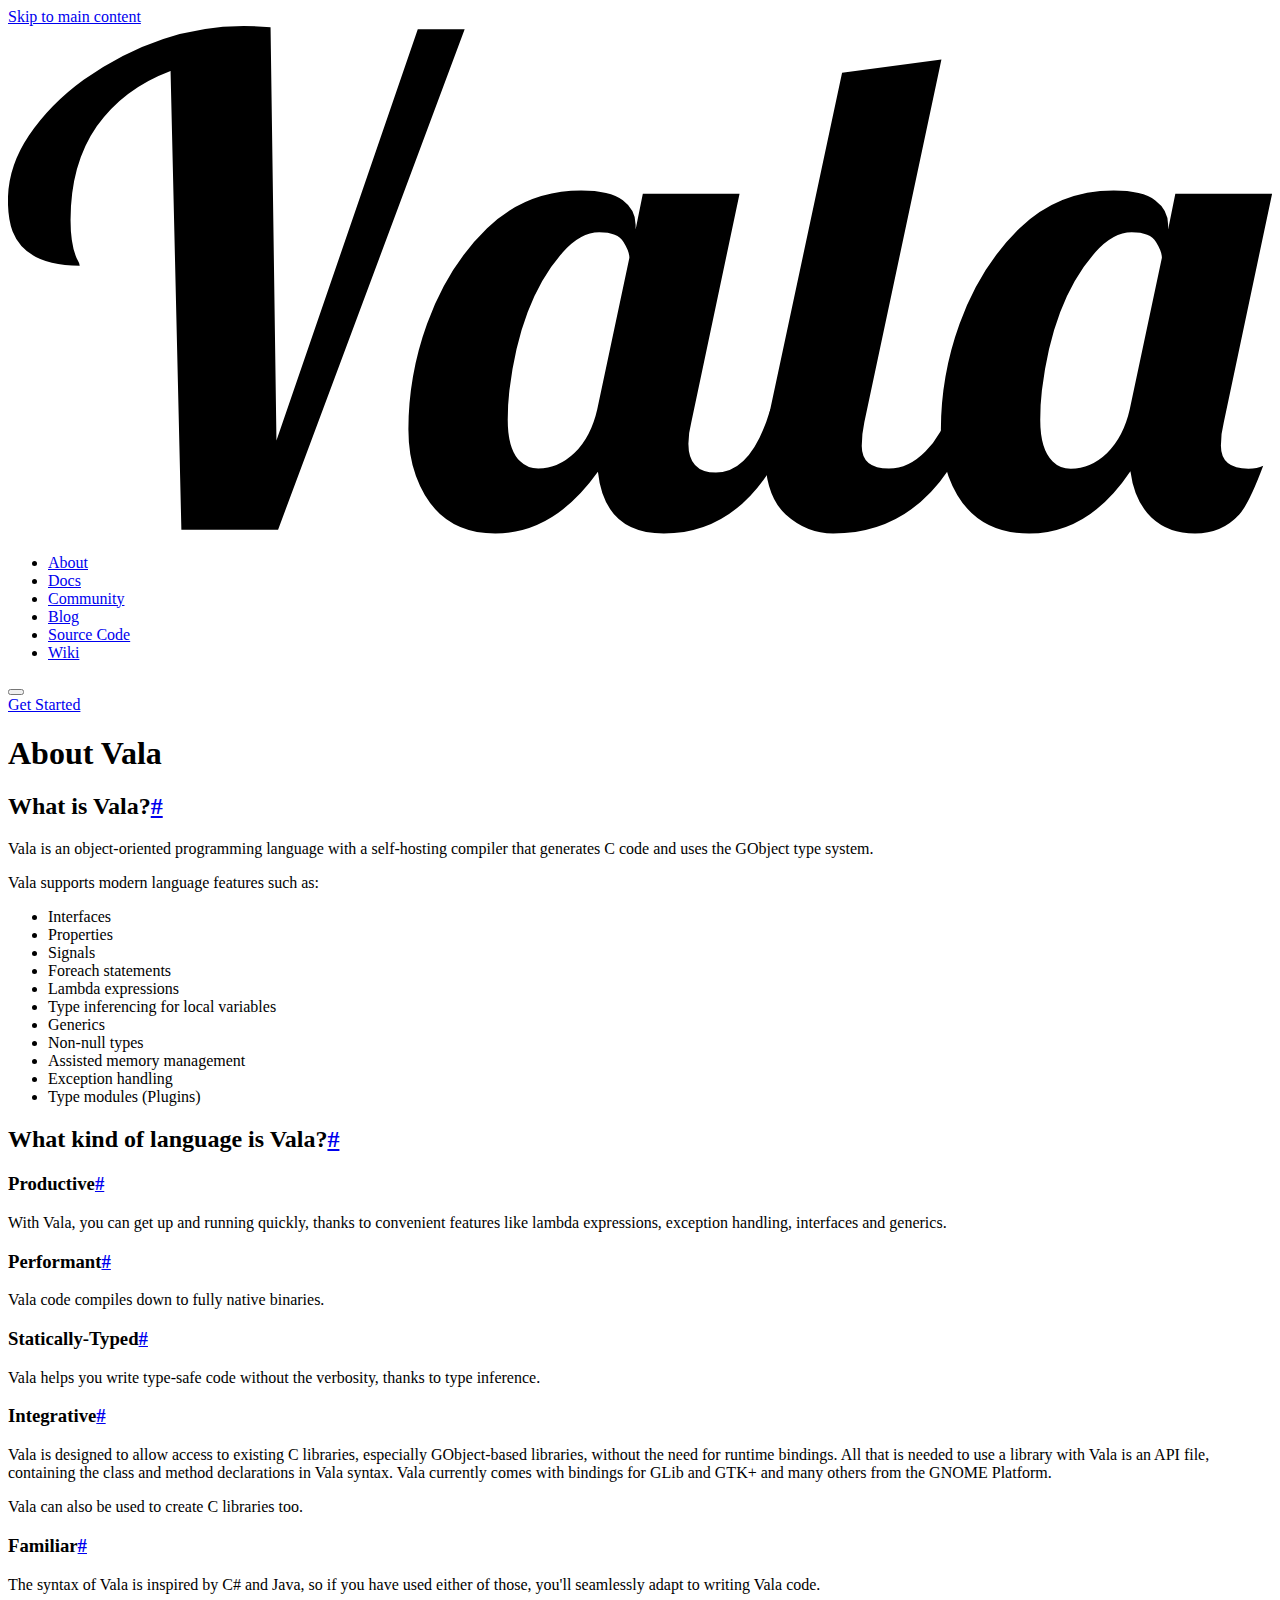
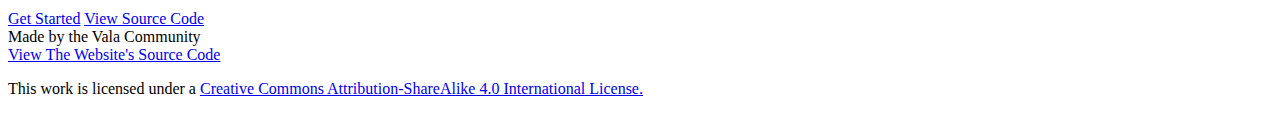
<file: about/index.html>
<!DOCTYPE html>
<html lang="en">
<head>
  <meta charset="utf-8">
  <meta name="viewport" content="width=device-width, initial-scale=1, viewport-fit=cover">
  <meta name="theme-color" content="#7239b3">
  <link rel="stylesheet" href="https://vala.dev/css/global.css">
  
  <link rel="stylesheet" href="https://vala.dev/css/syntax-theme-light.css" media="(prefers-color-scheme: light)">
  <link rel="stylesheet" href="https://vala.dev/css/syntax-theme-dark.css" media="(prefers-color-scheme: dark)">
  <link rel="apple-touch-icon" sizes="57x57" href="https://vala.dev/apple-icon-57x57.png">
  <link rel="apple-touch-icon" sizes="60x60" href="https://vala.dev/apple-icon-60x60.png">
  <link rel="apple-touch-icon" sizes="72x72" href="https://vala.dev/apple-icon-72x72.png">
  <link rel="apple-touch-icon" sizes="76x76" href="https://vala.dev/apple-icon-76x76.png">
  <link rel="apple-touch-icon" sizes="114x114" href="https://vala.dev/apple-icon-114x114.png">
  <link rel="apple-touch-icon" sizes="120x120" href="https://vala.dev/apple-icon-120x120.png">
  <link rel="apple-touch-icon" sizes="144x144" href="https://vala.dev/apple-icon-144x144.png">
  <link rel="apple-touch-icon" sizes="152x152" href="https://vala.dev/apple-icon-152x152.png">
  <link rel="apple-touch-icon" sizes="180x180" href="https://vala.dev/apple-icon-180x180.png">
  <link rel="icon" type="image/png" sizes="192x192" href="https://vala.dev/android-icon-192x192.png">
  <link rel="icon" type="image/png" sizes="32x32" href="https://vala.dev/favicon-32x32.png">
  <link rel="icon" type="image/png" sizes="96x96" href="https://vala.dev/favicon-96x96.png">
  <link rel="icon" type="image/png" sizes="16x16" href="https://vala.dev/favicon-16x16.png">
  <link rel="manifest" href="https://vala.dev/manifest.json">
  <meta name="msapplication-TileColor" content="#a56de2">
  <meta name="msapplication-TileImage" content="https://vala.dev/ms-icon-144x144.png">
  
  
   <link rel="alternate" type="application/atom+xml" title="Vala - Feed" href="https://vala.dev/atom.xml">
  
  
  
<title>About Vala</title>

  
  
  <meta name="description" content="Vala is an object-oriented programming language with a self-hosting compiler that generates C code and uses the GObject type system.">
  <meta name="twitter:card" content="summary_large_image">
  <meta name="twitter:site" content="@vala_lang">
  <meta property="og:type" content="website">
  <meta property="og:title" content="About Vala">
  <meta property="og:description" content="Vala is an object-oriented programming language with a self-hosting compiler that generates C code and uses the GObject type system.">
  <meta property="og:url" content="https://vala.dev/about/">
  <meta property="og:site_name" content="Vala">
    
  
  <meta property="og:image" content="https://vala.dev/img/vala-hero-wide.png">


  

  

  
  
  <meta property="article:section" content="Vala Programming Language">


</head>
<body>
  <a id="bypass-block" href="#main-content">Skip to main content</a>

  
    
  

  

  <header>
    <div>
      <nav>
        <div>
          <a aria-label="Home" href="https://vala.dev">
            
<svg version="1.1" viewBox="0 0 7.9685 3.1998" xmlns="http://www.w3.org/2000/svg">
 <title>Home</title>
 <g transform="translate(-17.82 -13.53)">
  <g stroke-width=".26458">
   <path d="m18.913 16.705-0.06821-2.8918q-0.29766 0.11162-0.46509 0.34933-0.16536 0.23771-0.16536 0.59118 0 0.17156 0.04754 0.25838 0.01034 0.01654 0.01034 0.02894-0.339 0-0.42375-0.21704-0.02894-0.07855-0.02894-0.1943 0-0.21291 0.13229-0.40928 0.13436-0.19844 0.3452-0.3514 0.48162-0.339 1.0087-0.339 0.08682 0 0.1695 0.0083l0.03721 2.6045 0.8909-2.5921h0.29559l-1.1762 3.1543z"/>
   <path d="m22.804 15.946q-0.26872 0.78341-0.84956 0.78341-0.37414 0-0.41548-0.38861-0.27698 0.38861-0.64699 0.38861-0.36794 0-0.50023-0.36174-0.04754-0.13022-0.04754-0.29559 0-0.16743 0.02894-0.3328 0.02894-0.16743 0.08888-0.3328 0.13229-0.3638 0.37827-0.60151 0.24598-0.23771 0.59324-0.23771 0.1819 0 0.26252 0.06201 0.08062 0.05994 0.08062 0.15296v0.03101l0.04547-0.22531h0.60978l-0.30386 1.4387q-0.0186 0.07235-0.0186 0.13643 0 0.1819 0.17363 0.1819 0.22531 0 0.34313-0.39894zm-1.0666-0.95498q0-0.03927-0.03721-0.09922-0.03514-0.06201-0.15296-0.06201t-0.22944 0.12609q-0.26872 0.30386-0.33693 0.8723-0.01034 0.08682-0.01034 0.18397 0 0.1881 0.07855 0.26252 0.04547 0.04548 0.11369 0.04548 0.12609 0 0.22944-0.09922 0.10335-0.10128 0.14263-0.27492z"/>
   <path d="m23.934 15.946q-0.27285 0.78341-0.91157 0.78341-0.16743 0-0.29972-0.11989-0.13022-0.11989-0.13022-0.38654 0-0.11989 0.03307-0.27698l0.45269-2.1208 0.62632-0.08475-0.48576 2.2862q-0.01654 0.07648-0.01654 0.1509 0 0.14263 0.17157 0.14263 0.12402 0 0.22944-0.10749 0.10749-0.10749 0.15296-0.26665z"/>
   <path d="m24.896 16.337q-0.26252 0.39274-0.63872 0.39274-0.3762 0-0.5085-0.36174-0.04754-0.13022-0.04754-0.29559 0-0.16743 0.02894-0.3328 0.02894-0.16743 0.08888-0.3328 0.13229-0.3638 0.37827-0.60151 0.24598-0.23771 0.59324-0.23771 0.1819 0 0.26252 0.06201 0.08062 0.05994 0.08062 0.15296v0.03101l0.04547-0.22531h0.60978l-0.30386 1.4387q-0.0186 0.07235-0.0186 0.14883 0 0.14469 0.17363 0.14469 0.05581 0 0.09302-0.0186-0.08888 0.23771-0.1509 0.30799-0.10955 0.11989-0.27905 0.11989-0.16743 0-0.27492-0.10129-0.10749-0.10335-0.13229-0.29146zm0.19844-1.3457q0-0.03927-0.03721-0.09922-0.03514-0.06201-0.15296-0.06201t-0.22944 0.12609q-0.26872 0.30386-0.33693 0.8723-0.01034 0.08682-0.01034 0.18397 0 0.1881 0.07855 0.26252 0.04547 0.04548 0.11369 0.04548 0.12609 0 0.22944-0.09922 0.10335-0.10128 0.14263-0.27492z"/>
  </g>
 </g>
</svg>


          </a>
        </div>
        <ul>
          <li><a href="https://vala.dev/about/">About</a></li>
            <li><a href="https:&#x2F;&#x2F;wiki.gnome.org&#x2F;Projects&#x2F;Vala&#x2F;Documentation">Docs</a></li>
            <li><a href="https://vala.dev#community">Community</a></li>
            <li><a href="https://vala.dev/blog/">Blog</a></li>
            <li><a href="https:&#x2F;&#x2F;gitlab.gnome.org&#x2F;GNOME&#x2F;vala">Source Code</a></li>
            <li><a href="https:&#x2F;&#x2F;wiki.gnome.org&#x2F;Projects&#x2F;Vala&#x2F;">Wiki</a></li>
        </ul>
        <button aria-label="Menu" class="menu-toggle">
          <span class="hamburger"></span>
        </button>
        <!-- Link to Installation section of tutorial -->
        <div>
          <a href="https:&#x2F;&#x2F;wiki.gnome.org&#x2F;Projects&#x2F;Vala&#x2F;Documentation#Getting_Started" class="navbar-button">Get Started</a>
        </div>
      </nav>
    </div>
  </header>


  

  <div class="container">
    <main id="main-content">
      
<article>
  <h1>About Vala</h1>
<h2 id="what-is-vala">What is Vala?<a class="zola-anchor" href="#what-is-vala" aria-label="Anchor link for: what-is-vala">#</a>
</h2>
<p>Vala is an object-oriented programming language with a self-hosting compiler that generates C code and uses the GObject type system.</p>
<p>Vala supports modern language features such as:</p>
<ul>
<li>Interfaces</li>
<li>Properties</li>
<li>Signals</li>
<li>Foreach statements</li>
<li>Lambda expressions</li>
<li>Type inferencing for local variables</li>
<li>Generics</li>
<li>Non-null types</li>
<li>Assisted memory management</li>
<li>Exception handling</li>
<li>Type modules (Plugins)</li>
</ul>
<h2 id="what-kind-of-language-is-vala">What kind of language is Vala?<a class="zola-anchor" href="#what-kind-of-language-is-vala" aria-label="Anchor link for: what-kind-of-language-is-vala">#</a>
</h2>
<h3 id="productive">Productive<a class="zola-anchor" href="#productive" aria-label="Anchor link for: productive">#</a>
</h3>
<p>With Vala, you can get up and running quickly, thanks to convenient features like lambda expressions, exception handling, interfaces and generics.</p>
<h3 id="performant">Performant<a class="zola-anchor" href="#performant" aria-label="Anchor link for: performant">#</a>
</h3>
<p>Vala code compiles down to fully native binaries. </p>
<h3 id="statically-typed">Statically-Typed<a class="zola-anchor" href="#statically-typed" aria-label="Anchor link for: statically-typed">#</a>
</h3>
<p>Vala helps you write type-safe code without the verbosity, thanks to type inference.</p>
<h3 id="integrative">Integrative<a class="zola-anchor" href="#integrative" aria-label="Anchor link for: integrative">#</a>
</h3>
<p>Vala is designed to allow access to existing C libraries, especially GObject-based libraries, without the need for runtime bindings. All that is needed to use a library with Vala is an API file, containing the class and method declarations in Vala syntax. Vala currently comes with bindings for GLib and GTK+ and many others from the GNOME Platform.</p>
<p>Vala can also be used to create C libraries too.</p>
<h3 id="familiar">Familiar<a class="zola-anchor" href="#familiar" aria-label="Anchor link for: familiar">#</a>
</h3>
<p>The syntax of Vala is inspired by C# and Java, so if you have used either of those, you'll seamlessly adapt to writing Vala code.</p>

<div class="cta-stack">
  <a href="https:&#x2F;&#x2F;wiki.gnome.org&#x2F;Projects&#x2F;Vala&#x2F;Documentation#Getting_Started">Get Started</a>

  
  <a href="https:&#x2F;&#x2F;gitlab.gnome.org&#x2F;GNOME&#x2F;vala">View Source Code</a>
  
</div>


</article>

    </main>
  </div>

  <footer>
  <div>
    <div>Made by the Vala Community</div>
    <a href="https:&#x2F;&#x2F;github.com&#x2F;vala-lang&#x2F;vala-www">View The Website's Source Code</a>
    <p>This work is licensed under a <a rel="license" href="https:&#x2F;&#x2F;creativecommons.org&#x2F;licenses&#x2F;by-sa&#x2F;4.0&#x2F;">Creative Commons Attribution-ShareAlike 4.0 International License.</a></p>
  </div>
</footer>


  <script src="https://vala.dev/js/global.js"></script>
   

</body>
</html>
</file>
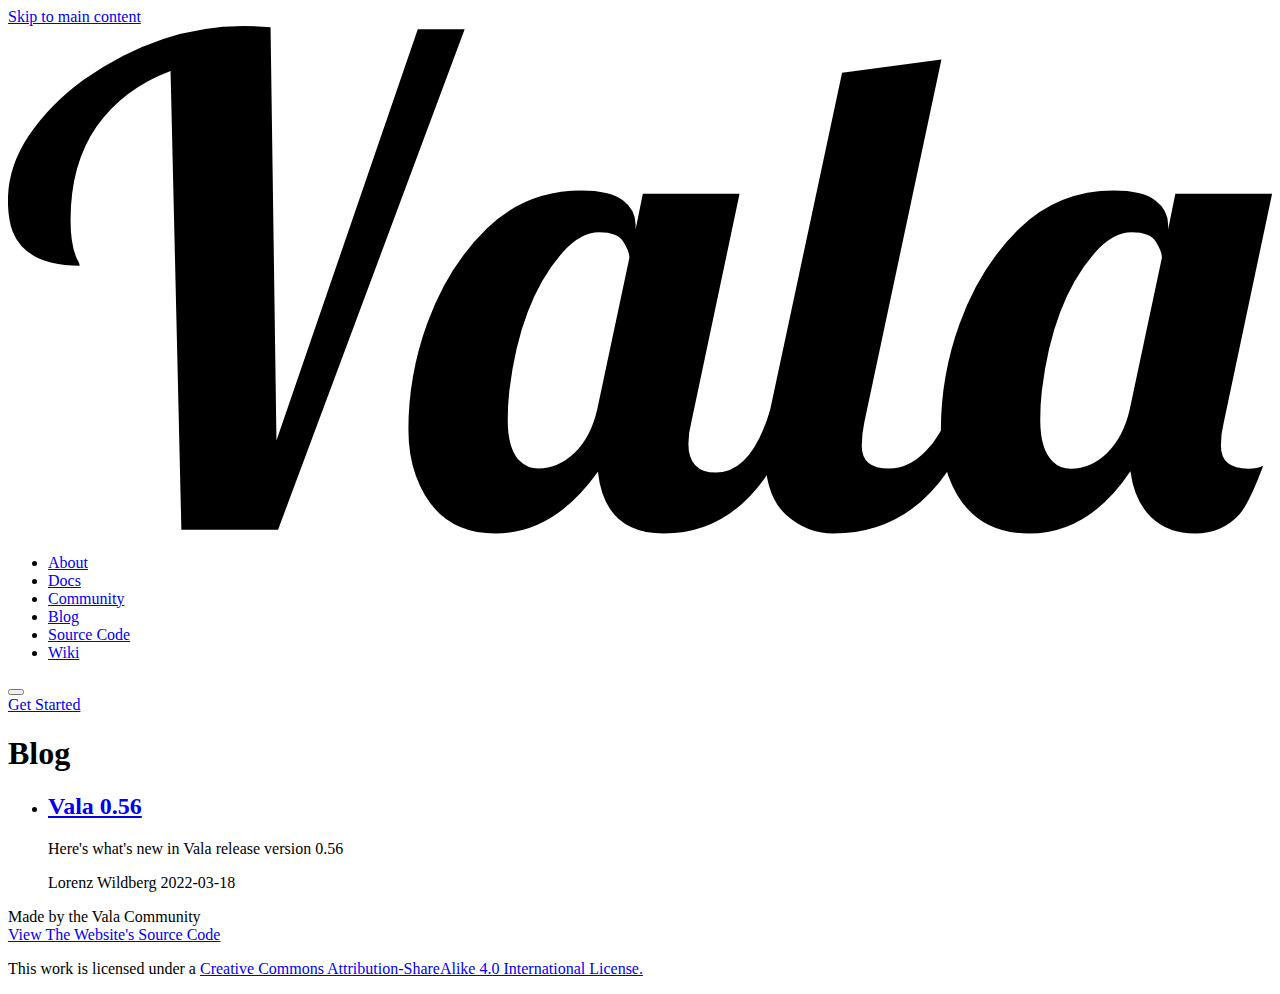
<file: blog/index.html>
<!DOCTYPE html>
<html lang="en">
<head>
  <meta charset="utf-8">
  <meta name="viewport" content="width=device-width, initial-scale=1, viewport-fit=cover">
  <meta name="theme-color" content="#7239b3">
  <link rel="stylesheet" href="https://vala.dev/css/global.css">
  
  <link rel="stylesheet" href="https://vala.dev/css/syntax-theme-light.css" media="(prefers-color-scheme: light)">
  <link rel="stylesheet" href="https://vala.dev/css/syntax-theme-dark.css" media="(prefers-color-scheme: dark)">
  <link rel="apple-touch-icon" sizes="57x57" href="https://vala.dev/apple-icon-57x57.png">
  <link rel="apple-touch-icon" sizes="60x60" href="https://vala.dev/apple-icon-60x60.png">
  <link rel="apple-touch-icon" sizes="72x72" href="https://vala.dev/apple-icon-72x72.png">
  <link rel="apple-touch-icon" sizes="76x76" href="https://vala.dev/apple-icon-76x76.png">
  <link rel="apple-touch-icon" sizes="114x114" href="https://vala.dev/apple-icon-114x114.png">
  <link rel="apple-touch-icon" sizes="120x120" href="https://vala.dev/apple-icon-120x120.png">
  <link rel="apple-touch-icon" sizes="144x144" href="https://vala.dev/apple-icon-144x144.png">
  <link rel="apple-touch-icon" sizes="152x152" href="https://vala.dev/apple-icon-152x152.png">
  <link rel="apple-touch-icon" sizes="180x180" href="https://vala.dev/apple-icon-180x180.png">
  <link rel="icon" type="image/png" sizes="192x192" href="https://vala.dev/android-icon-192x192.png">
  <link rel="icon" type="image/png" sizes="32x32" href="https://vala.dev/favicon-32x32.png">
  <link rel="icon" type="image/png" sizes="96x96" href="https://vala.dev/favicon-96x96.png">
  <link rel="icon" type="image/png" sizes="16x16" href="https://vala.dev/favicon-16x16.png">
  <link rel="manifest" href="https://vala.dev/manifest.json">
  <meta name="msapplication-TileColor" content="#a56de2">
  <meta name="msapplication-TileImage" content="https://vala.dev/ms-icon-144x144.png">
  
  
   <link rel="alternate" type="application/atom+xml" title="Vala - Feed" href="https://vala.dev/atom.xml">
  
  
  
<title>Blog</title>

  
  <meta name="description" content="Welcome to the Vala Blog">
  <meta name="twitter:card" content="summary_large_image">
  <meta name="twitter:site" content="@vala_lang">
  <meta property="og:type" content="website">
  <meta property="og:title" content="Blog">
  <meta property="og:description" content="Welcome to the Vala Blog">
  <meta property="og:url" content="https://vala.dev/blog/">
  <meta property="og:site_name" content="Vala">
    
  
  <meta property="og:image" content="https://vala.dev/img/vala-hero-wide.png">


 <link rel="stylesheet" href="https://vala.dev/css/blog.css">

</head>
<body>
  <a id="bypass-block" href="#main-content">Skip to main content</a>

  
    
  

  

  <header>
    <div>
      <nav>
        <div>
          <a aria-label="Home" href="https://vala.dev">
            
<svg version="1.1" viewBox="0 0 7.9685 3.1998" xmlns="http://www.w3.org/2000/svg">
 <title>Home</title>
 <g transform="translate(-17.82 -13.53)">
  <g stroke-width=".26458">
   <path d="m18.913 16.705-0.06821-2.8918q-0.29766 0.11162-0.46509 0.34933-0.16536 0.23771-0.16536 0.59118 0 0.17156 0.04754 0.25838 0.01034 0.01654 0.01034 0.02894-0.339 0-0.42375-0.21704-0.02894-0.07855-0.02894-0.1943 0-0.21291 0.13229-0.40928 0.13436-0.19844 0.3452-0.3514 0.48162-0.339 1.0087-0.339 0.08682 0 0.1695 0.0083l0.03721 2.6045 0.8909-2.5921h0.29559l-1.1762 3.1543z"/>
   <path d="m22.804 15.946q-0.26872 0.78341-0.84956 0.78341-0.37414 0-0.41548-0.38861-0.27698 0.38861-0.64699 0.38861-0.36794 0-0.50023-0.36174-0.04754-0.13022-0.04754-0.29559 0-0.16743 0.02894-0.3328 0.02894-0.16743 0.08888-0.3328 0.13229-0.3638 0.37827-0.60151 0.24598-0.23771 0.59324-0.23771 0.1819 0 0.26252 0.06201 0.08062 0.05994 0.08062 0.15296v0.03101l0.04547-0.22531h0.60978l-0.30386 1.4387q-0.0186 0.07235-0.0186 0.13643 0 0.1819 0.17363 0.1819 0.22531 0 0.34313-0.39894zm-1.0666-0.95498q0-0.03927-0.03721-0.09922-0.03514-0.06201-0.15296-0.06201t-0.22944 0.12609q-0.26872 0.30386-0.33693 0.8723-0.01034 0.08682-0.01034 0.18397 0 0.1881 0.07855 0.26252 0.04547 0.04548 0.11369 0.04548 0.12609 0 0.22944-0.09922 0.10335-0.10128 0.14263-0.27492z"/>
   <path d="m23.934 15.946q-0.27285 0.78341-0.91157 0.78341-0.16743 0-0.29972-0.11989-0.13022-0.11989-0.13022-0.38654 0-0.11989 0.03307-0.27698l0.45269-2.1208 0.62632-0.08475-0.48576 2.2862q-0.01654 0.07648-0.01654 0.1509 0 0.14263 0.17157 0.14263 0.12402 0 0.22944-0.10749 0.10749-0.10749 0.15296-0.26665z"/>
   <path d="m24.896 16.337q-0.26252 0.39274-0.63872 0.39274-0.3762 0-0.5085-0.36174-0.04754-0.13022-0.04754-0.29559 0-0.16743 0.02894-0.3328 0.02894-0.16743 0.08888-0.3328 0.13229-0.3638 0.37827-0.60151 0.24598-0.23771 0.59324-0.23771 0.1819 0 0.26252 0.06201 0.08062 0.05994 0.08062 0.15296v0.03101l0.04547-0.22531h0.60978l-0.30386 1.4387q-0.0186 0.07235-0.0186 0.14883 0 0.14469 0.17363 0.14469 0.05581 0 0.09302-0.0186-0.08888 0.23771-0.1509 0.30799-0.10955 0.11989-0.27905 0.11989-0.16743 0-0.27492-0.10129-0.10749-0.10335-0.13229-0.29146zm0.19844-1.3457q0-0.03927-0.03721-0.09922-0.03514-0.06201-0.15296-0.06201t-0.22944 0.12609q-0.26872 0.30386-0.33693 0.8723-0.01034 0.08682-0.01034 0.18397 0 0.1881 0.07855 0.26252 0.04547 0.04548 0.11369 0.04548 0.12609 0 0.22944-0.09922 0.10335-0.10128 0.14263-0.27492z"/>
  </g>
 </g>
</svg>


          </a>
        </div>
        <ul>
          <li><a href="https://vala.dev/about/">About</a></li>
            <li><a href="https:&#x2F;&#x2F;wiki.gnome.org&#x2F;Projects&#x2F;Vala&#x2F;Documentation">Docs</a></li>
            <li><a href="https://vala.dev#community">Community</a></li>
            <li><a href="https://vala.dev/blog/">Blog</a></li>
            <li><a href="https:&#x2F;&#x2F;gitlab.gnome.org&#x2F;GNOME&#x2F;vala">Source Code</a></li>
            <li><a href="https:&#x2F;&#x2F;wiki.gnome.org&#x2F;Projects&#x2F;Vala&#x2F;">Wiki</a></li>
        </ul>
        <button aria-label="Menu" class="menu-toggle">
          <span class="hamburger"></span>
        </button>
        <!-- Link to Installation section of tutorial -->
        <div>
          <a href="https:&#x2F;&#x2F;wiki.gnome.org&#x2F;Projects&#x2F;Vala&#x2F;Documentation#Getting_Started" class="navbar-button">Get Started</a>
        </div>
      </nav>
    </div>
  </header>


  

  <div class="container">
    <main id="main-content">
      
  <section class="standalone">
    <h1>Blog</h1>
    <ul class="blog-posts">
      <li>
        
            <h2><a href="https:&#x2F;&#x2F;vala.dev&#x2F;blog&#x2F;vala-0-56&#x2F;">Vala 0.56</a></h2>
            <p>Here&#x27;s what&#x27;s new in Vala release version 0.56</p>
            <span class="author">
              
  
    
      Lorenz Wildberg
  

            </span class="author">
            <time datetime="2022-03-18">2022-03-18</time>
        
      </li>
    </ul>
  </section>

  <nav class="pagination">
      
      
  </nav>


    </main>
  </div>

  <footer>
  <div>
    <div>Made by the Vala Community</div>
    <a href="https:&#x2F;&#x2F;github.com&#x2F;vala-lang&#x2F;vala-www">View The Website's Source Code</a>
    <p>This work is licensed under a <a rel="license" href="https:&#x2F;&#x2F;creativecommons.org&#x2F;licenses&#x2F;by-sa&#x2F;4.0&#x2F;">Creative Commons Attribution-ShareAlike 4.0 International License.</a></p>
  </div>
</footer>


  <script src="https://vala.dev/js/global.js"></script>
   

</body>
</html>
</file>
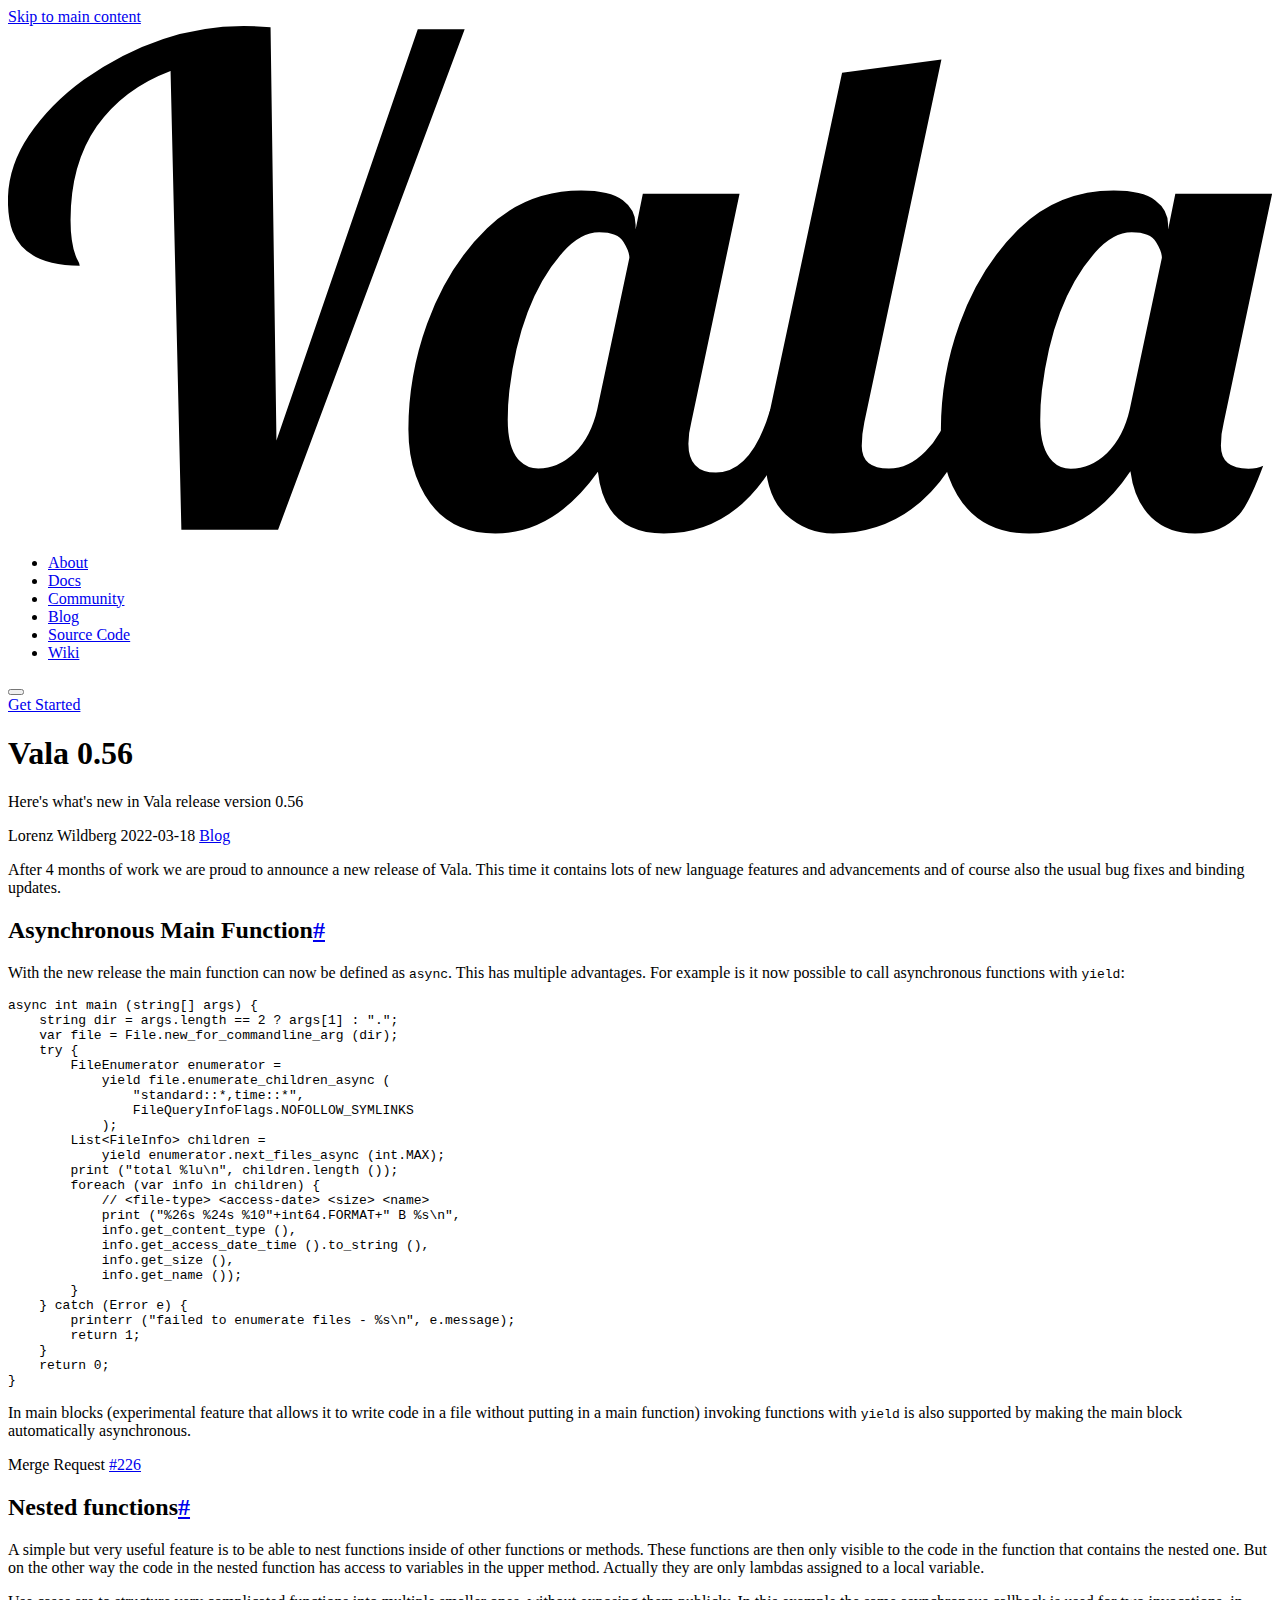
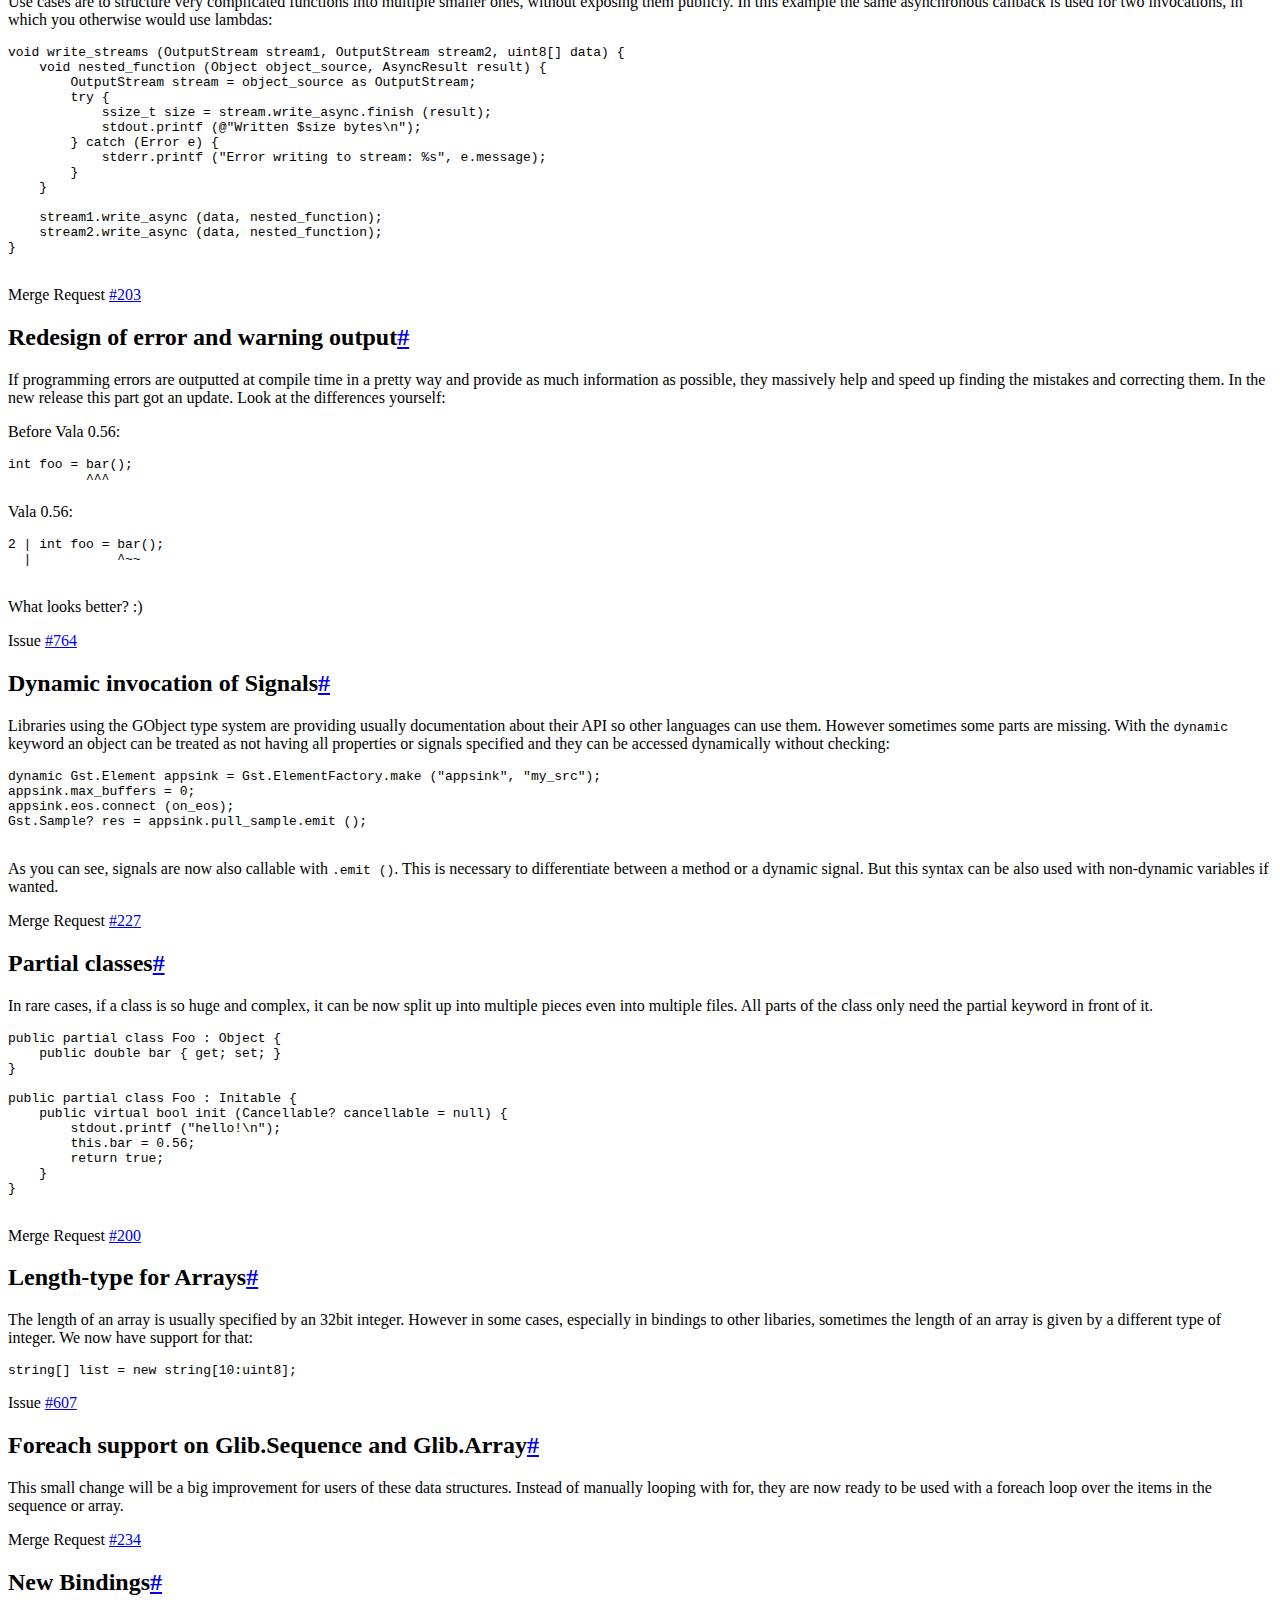
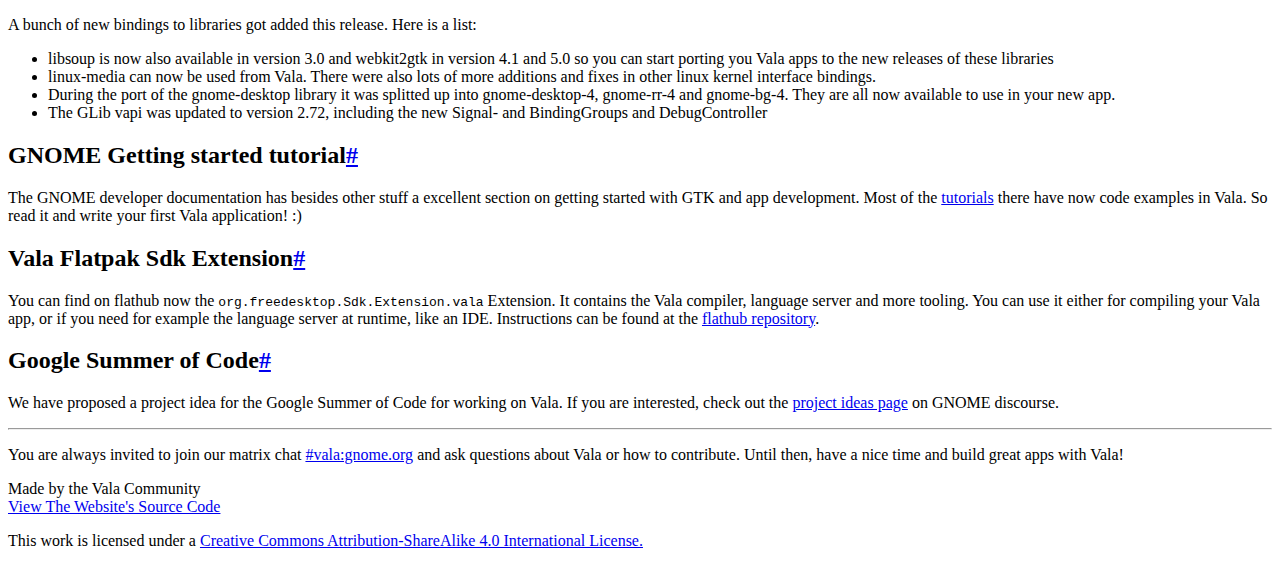
<file: blog/vala-0-56/index.html>
<!DOCTYPE html>
<html lang="en">
<head>
  <meta charset="utf-8">
  <meta name="viewport" content="width=device-width, initial-scale=1, viewport-fit=cover">
  <meta name="theme-color" content="#7239b3">
  <link rel="stylesheet" href="https://vala.dev/css/global.css">
  
  <link rel="stylesheet" href="https://vala.dev/css/syntax-theme-light.css" media="(prefers-color-scheme: light)">
  <link rel="stylesheet" href="https://vala.dev/css/syntax-theme-dark.css" media="(prefers-color-scheme: dark)">
  <link rel="apple-touch-icon" sizes="57x57" href="https://vala.dev/apple-icon-57x57.png">
  <link rel="apple-touch-icon" sizes="60x60" href="https://vala.dev/apple-icon-60x60.png">
  <link rel="apple-touch-icon" sizes="72x72" href="https://vala.dev/apple-icon-72x72.png">
  <link rel="apple-touch-icon" sizes="76x76" href="https://vala.dev/apple-icon-76x76.png">
  <link rel="apple-touch-icon" sizes="114x114" href="https://vala.dev/apple-icon-114x114.png">
  <link rel="apple-touch-icon" sizes="120x120" href="https://vala.dev/apple-icon-120x120.png">
  <link rel="apple-touch-icon" sizes="144x144" href="https://vala.dev/apple-icon-144x144.png">
  <link rel="apple-touch-icon" sizes="152x152" href="https://vala.dev/apple-icon-152x152.png">
  <link rel="apple-touch-icon" sizes="180x180" href="https://vala.dev/apple-icon-180x180.png">
  <link rel="icon" type="image/png" sizes="192x192" href="https://vala.dev/android-icon-192x192.png">
  <link rel="icon" type="image/png" sizes="32x32" href="https://vala.dev/favicon-32x32.png">
  <link rel="icon" type="image/png" sizes="96x96" href="https://vala.dev/favicon-96x96.png">
  <link rel="icon" type="image/png" sizes="16x16" href="https://vala.dev/favicon-16x16.png">
  <link rel="manifest" href="https://vala.dev/manifest.json">
  <meta name="msapplication-TileColor" content="#a56de2">
  <meta name="msapplication-TileImage" content="https://vala.dev/ms-icon-144x144.png">
  
  
   <link rel="alternate" type="application/atom+xml" title="Vala - Feed" href="https://vala.dev/atom.xml">
  
  
  
<title>Vala 0.56</title>

  
  
  <meta name="description" content="Here&#x27;s what&#x27;s new in Vala release version 0.56">
  <meta name="twitter:card" content="summary_large_image">
  <meta name="twitter:site" content="@vala_lang">
  <meta property="og:type" content="website">
  <meta property="og:title" content="Vala 0.56">
  <meta property="og:description" content="Here&#x27;s what&#x27;s new in Vala release version 0.56">
  <meta property="og:url" content="https://vala.dev/blog/vala-0-56/">
  <meta property="og:site_name" content="Vala">
    
  
  <meta property="og:image" content="https://vala.dev/img/vala-hero-wide.png">


  
    <meta property="article:published_time" content="2022-03-18">
  

  

  
  
  <meta property="article:section" content="Blog">

<link rel="stylesheet" href="https://vala.dev/css/blog-post.css">

</head>
<body>
  <a id="bypass-block" href="#main-content">Skip to main content</a>

  
    
  

  

  <header>
    <div>
      <nav>
        <div>
          <a aria-label="Home" href="https://vala.dev">
            
<svg version="1.1" viewBox="0 0 7.9685 3.1998" xmlns="http://www.w3.org/2000/svg">
 <title>Home</title>
 <g transform="translate(-17.82 -13.53)">
  <g stroke-width=".26458">
   <path d="m18.913 16.705-0.06821-2.8918q-0.29766 0.11162-0.46509 0.34933-0.16536 0.23771-0.16536 0.59118 0 0.17156 0.04754 0.25838 0.01034 0.01654 0.01034 0.02894-0.339 0-0.42375-0.21704-0.02894-0.07855-0.02894-0.1943 0-0.21291 0.13229-0.40928 0.13436-0.19844 0.3452-0.3514 0.48162-0.339 1.0087-0.339 0.08682 0 0.1695 0.0083l0.03721 2.6045 0.8909-2.5921h0.29559l-1.1762 3.1543z"/>
   <path d="m22.804 15.946q-0.26872 0.78341-0.84956 0.78341-0.37414 0-0.41548-0.38861-0.27698 0.38861-0.64699 0.38861-0.36794 0-0.50023-0.36174-0.04754-0.13022-0.04754-0.29559 0-0.16743 0.02894-0.3328 0.02894-0.16743 0.08888-0.3328 0.13229-0.3638 0.37827-0.60151 0.24598-0.23771 0.59324-0.23771 0.1819 0 0.26252 0.06201 0.08062 0.05994 0.08062 0.15296v0.03101l0.04547-0.22531h0.60978l-0.30386 1.4387q-0.0186 0.07235-0.0186 0.13643 0 0.1819 0.17363 0.1819 0.22531 0 0.34313-0.39894zm-1.0666-0.95498q0-0.03927-0.03721-0.09922-0.03514-0.06201-0.15296-0.06201t-0.22944 0.12609q-0.26872 0.30386-0.33693 0.8723-0.01034 0.08682-0.01034 0.18397 0 0.1881 0.07855 0.26252 0.04547 0.04548 0.11369 0.04548 0.12609 0 0.22944-0.09922 0.10335-0.10128 0.14263-0.27492z"/>
   <path d="m23.934 15.946q-0.27285 0.78341-0.91157 0.78341-0.16743 0-0.29972-0.11989-0.13022-0.11989-0.13022-0.38654 0-0.11989 0.03307-0.27698l0.45269-2.1208 0.62632-0.08475-0.48576 2.2862q-0.01654 0.07648-0.01654 0.1509 0 0.14263 0.17157 0.14263 0.12402 0 0.22944-0.10749 0.10749-0.10749 0.15296-0.26665z"/>
   <path d="m24.896 16.337q-0.26252 0.39274-0.63872 0.39274-0.3762 0-0.5085-0.36174-0.04754-0.13022-0.04754-0.29559 0-0.16743 0.02894-0.3328 0.02894-0.16743 0.08888-0.3328 0.13229-0.3638 0.37827-0.60151 0.24598-0.23771 0.59324-0.23771 0.1819 0 0.26252 0.06201 0.08062 0.05994 0.08062 0.15296v0.03101l0.04547-0.22531h0.60978l-0.30386 1.4387q-0.0186 0.07235-0.0186 0.14883 0 0.14469 0.17363 0.14469 0.05581 0 0.09302-0.0186-0.08888 0.23771-0.1509 0.30799-0.10955 0.11989-0.27905 0.11989-0.16743 0-0.27492-0.10129-0.10749-0.10335-0.13229-0.29146zm0.19844-1.3457q0-0.03927-0.03721-0.09922-0.03514-0.06201-0.15296-0.06201t-0.22944 0.12609q-0.26872 0.30386-0.33693 0.8723-0.01034 0.08682-0.01034 0.18397 0 0.1881 0.07855 0.26252 0.04547 0.04548 0.11369 0.04548 0.12609 0 0.22944-0.09922 0.10335-0.10128 0.14263-0.27492z"/>
  </g>
 </g>
</svg>


          </a>
        </div>
        <ul>
          <li><a href="https://vala.dev/about/">About</a></li>
            <li><a href="https:&#x2F;&#x2F;wiki.gnome.org&#x2F;Projects&#x2F;Vala&#x2F;Documentation">Docs</a></li>
            <li><a href="https://vala.dev#community">Community</a></li>
            <li><a href="https://vala.dev/blog/">Blog</a></li>
            <li><a href="https:&#x2F;&#x2F;gitlab.gnome.org&#x2F;GNOME&#x2F;vala">Source Code</a></li>
            <li><a href="https:&#x2F;&#x2F;wiki.gnome.org&#x2F;Projects&#x2F;Vala&#x2F;">Wiki</a></li>
        </ul>
        <button aria-label="Menu" class="menu-toggle">
          <span class="hamburger"></span>
        </button>
        <!-- Link to Installation section of tutorial -->
        <div>
          <a href="https:&#x2F;&#x2F;wiki.gnome.org&#x2F;Projects&#x2F;Vala&#x2F;Documentation#Getting_Started" class="navbar-button">Get Started</a>
        </div>
      </nav>
    </div>
  </header>


  

  <div class="container">
    <main id="main-content">
      
<article class="blog-post">
  <header>
    <h1>Vala 0.56</h1>
    <p>Here&#x27;s what&#x27;s new in Vala release version 0.56</p>
    <span>
  
    
      Lorenz Wildberg
  
</span>
    <time datetime="2022-03-18">2022-03-18</time>
    <a href="https://vala.dev/blog/">Blog</a>
  </header>
  <p>After 4 months of work we are proud to announce a new release of Vala. This time it contains lots of new language features and advancements and of course also the usual bug fixes and binding updates.</p>
<h2 id="asynchronous-main-function">Asynchronous Main Function<a class="zola-anchor" href="#asynchronous-main-function" aria-label="Anchor link for: asynchronous-main-function">#</a>
</h2>
<p>With the new release the main function can now be defined as <code>async</code>. This has multiple advantages. For example is it now possible to call asynchronous functions with <code>yield</code>:</p>
<pre data-lang="vala" class="language-vala z-code"><code class="language-vala" data-lang="vala"><span class="z-source z-vala"><span class="z-variable z-other z-readwrite z-vala">async</span> <span class="z-storage z-type z-vala">int</span> <span class="z-meta z-function-call z-vala"><span class="z-variable z-function z-vala">main</span> <span class="z-punctuation z-section z-parens z-begin z-vala">(</span><span class="z-variable z-other z-readwrite z-vala">string</span><span class="z-meta z-brackets z-vala"><span class="z-punctuation z-section z-brackets z-begin z-vala">[</span><span class="z-punctuation z-section z-brackets z-end z-vala">]</span></span> <span class="z-variable z-other z-readwrite z-vala">args</span><span class="z-punctuation z-section z-parens z-end z-vala">)</span></span> <span class="z-meta z-block z-vala"><span class="z-punctuation z-section z-block z-begin z-vala">{</span>
    <span class="z-storage z-type z-vala">string</span> <span class="z-variable z-other z-readwrite z-vala">dir</span> <span class="z-keyword z-operator z-assignment z-vala">=</span> <span class="z-variable z-other z-readwrite z-vala">args</span><span class="z-punctuation z-accessor z-dot z-vala">.</span><span class="z-variable z-other z-member z-vala">length</span> <span class="z-keyword z-operator z-comparison z-vala">==</span> <span class="z-constant z-numeric z-integer z-vala">2</span> <span class="z-keyword z-operator z-vala">?</span> <span class="z-variable z-other z-readwrite z-vala">args</span><span class="z-meta z-brackets z-vala"><span class="z-punctuation z-section z-brackets z-begin z-vala">[</span><span class="z-constant z-numeric z-integer z-vala">1</span><span class="z-punctuation z-section z-brackets z-end z-vala">]</span></span> <span class="z-keyword z-operator z-vala">:</span> <span class="z-string z-quoted z-double z-vala"><span class="z-punctuation z-definition z-string z-begin z-vala">&quot;</span>.<span class="z-punctuation z-definition z-string z-end z-vala">&quot;</span></span><span class="z-punctuation z-terminator z-vala">;</span>
    <span class="z-storage z-type z-vala">var</span> <span class="z-variable z-other z-readwrite z-vala">file</span> <span class="z-keyword z-operator z-assignment z-vala">=</span> <span class="z-variable z-other z-readwrite z-vala">File</span><span class="z-punctuation z-accessor z-dot z-vala">.</span><span class="z-meta z-function-call z-vala"><span class="z-variable z-function z-vala">new_for_commandline_arg</span> <span class="z-punctuation z-section z-parens z-begin z-vala">(</span><span class="z-variable z-other z-readwrite z-vala">dir</span><span class="z-punctuation z-section z-parens z-end z-vala">)</span></span><span class="z-punctuation z-terminator z-vala">;</span>
    <span class="z-variable z-other z-readwrite z-vala">try</span> {
        <span class="z-variable z-other z-readwrite z-vala">FileEnumerator</span> <span class="z-variable z-other z-readwrite z-vala">enumerator</span> <span class="z-keyword z-operator z-assignment z-vala">=</span>
            <span class="z-keyword z-control z-flow z-vala">yield</span> <span class="z-variable z-other z-readwrite z-vala">file</span><span class="z-punctuation z-accessor z-dot z-vala">.</span><span class="z-meta z-function-call z-vala"><span class="z-variable z-function z-vala">enumerate_children_async</span> <span class="z-punctuation z-section z-parens z-begin z-vala">(</span>
                <span class="z-string z-quoted z-double z-vala"><span class="z-punctuation z-definition z-string z-begin z-vala">&quot;</span>standard::*,time::*<span class="z-punctuation z-definition z-string z-end z-vala">&quot;</span></span><span class="z-punctuation z-separator z-sequence z-vala">,</span>
                <span class="z-variable z-other z-readwrite z-vala">FileQueryInfoFlags</span><span class="z-punctuation z-accessor z-dot z-vala">.</span><span class="z-variable z-other z-member z-vala">NOFOLLOW_SYMLINKS</span>
            <span class="z-punctuation z-section z-parens z-end z-vala">)</span></span><span class="z-punctuation z-terminator z-vala">;</span>
        <span class="z-variable z-other z-readwrite z-vala">List</span><span class="z-keyword z-operator z-comparison z-vala">&lt;</span><span class="z-variable z-other z-readwrite z-vala">FileInfo</span><span class="z-keyword z-operator z-comparison z-vala">&gt;</span> <span class="z-variable z-other z-readwrite z-vala">children</span> <span class="z-keyword z-operator z-assignment z-vala">=</span>
            <span class="z-keyword z-control z-flow z-vala">yield</span> <span class="z-variable z-other z-readwrite z-vala">enumerator</span><span class="z-punctuation z-accessor z-dot z-vala">.</span><span class="z-meta z-function-call z-vala"><span class="z-variable z-function z-vala">next_files_async</span> <span class="z-punctuation z-section z-parens z-begin z-vala">(</span><span class="z-variable z-other z-readwrite z-vala">int</span><span class="z-punctuation z-accessor z-dot z-vala">.</span><span class="z-variable z-other z-member z-vala">MAX</span><span class="z-punctuation z-section z-parens z-end z-vala">)</span></span><span class="z-punctuation z-terminator z-vala">;</span>
        <span class="z-meta z-function-call z-vala"><span class="z-variable z-function z-vala">print</span> <span class="z-punctuation z-section z-parens z-begin z-vala">(</span><span class="z-string z-quoted z-double z-vala"><span class="z-punctuation z-definition z-string z-begin z-vala">&quot;</span>total %lu<span class="z-constant z-character z-escape z-vala">\n</span><span class="z-punctuation z-definition z-string z-end z-vala">&quot;</span></span><span class="z-punctuation z-separator z-sequence z-vala">,</span> <span class="z-variable z-other z-readwrite z-vala">children</span><span class="z-punctuation z-accessor z-dot z-vala">.</span><span class="z-meta z-function-call z-vala"><span class="z-variable z-function z-vala">length</span> <span class="z-punctuation z-section z-parens z-begin z-vala">(</span><span class="z-punctuation z-section z-parens z-end z-vala">)</span></span><span class="z-punctuation z-section z-parens z-end z-vala">)</span></span><span class="z-punctuation z-terminator z-vala">;</span>
        <span class="z-keyword z-control z-loop z-vala">foreach</span> <span class="z-punctuation z-section z-group z-begin z-vala">(</span><span class="z-storage z-type z-vala">var</span> <span class="z-variable z-other z-readwrite z-vala">info</span> <span class="z-keyword z-operator z-word z-vala">in</span> <span class="z-variable z-other z-readwrite z-vala">children</span><span class="z-punctuation z-section z-group z-end z-vala">)</span> {
            <span class="z-comment z-line z-vala"><span class="z-punctuation z-definition z-comment z-vala">//</span> &lt;file-type&gt; &lt;access-date&gt; &lt;size&gt; &lt;name&gt;
</span>            <span class="z-meta z-function-call z-vala"><span class="z-variable z-function z-vala">print</span> <span class="z-punctuation z-section z-parens z-begin z-vala">(</span><span class="z-string z-quoted z-double z-vala"><span class="z-punctuation z-definition z-string z-begin z-vala">&quot;</span>%26s %24s %10<span class="z-punctuation z-definition z-string z-end z-vala">&quot;</span></span><span class="z-keyword z-operator z-arithmetic z-vala">+</span><span class="z-variable z-other z-readwrite z-vala">int64</span><span class="z-punctuation z-accessor z-dot z-vala">.</span><span class="z-variable z-other z-member z-vala">FORMAT</span><span class="z-keyword z-operator z-arithmetic z-vala">+</span><span class="z-string z-quoted z-double z-vala"><span class="z-punctuation z-definition z-string z-begin z-vala">&quot;</span> B %s<span class="z-constant z-character z-escape z-vala">\n</span><span class="z-punctuation z-definition z-string z-end z-vala">&quot;</span></span><span class="z-punctuation z-separator z-sequence z-vala">,</span>
            <span class="z-variable z-other z-readwrite z-vala">info</span><span class="z-punctuation z-accessor z-dot z-vala">.</span><span class="z-meta z-function-call z-vala"><span class="z-variable z-function z-vala">get_content_type</span> <span class="z-punctuation z-section z-parens z-begin z-vala">(</span><span class="z-punctuation z-section z-parens z-end z-vala">)</span></span><span class="z-punctuation z-separator z-sequence z-vala">,</span>
            <span class="z-variable z-other z-readwrite z-vala">info</span><span class="z-punctuation z-accessor z-dot z-vala">.</span><span class="z-meta z-function-call z-vala"><span class="z-variable z-function z-vala">get_access_date_time</span> <span class="z-punctuation z-section z-parens z-begin z-vala">(</span><span class="z-punctuation z-section z-parens z-end z-vala">)</span></span><span class="z-punctuation z-accessor z-dot z-vala">.</span><span class="z-meta z-function-call z-vala"><span class="z-variable z-function z-vala">to_string</span> <span class="z-punctuation z-section z-parens z-begin z-vala">(</span><span class="z-punctuation z-section z-parens z-end z-vala">)</span></span><span class="z-punctuation z-separator z-sequence z-vala">,</span>
            <span class="z-variable z-other z-readwrite z-vala">info</span><span class="z-punctuation z-accessor z-dot z-vala">.</span><span class="z-meta z-function-call z-vala"><span class="z-variable z-function z-vala">get_size</span> <span class="z-punctuation z-section z-parens z-begin z-vala">(</span><span class="z-punctuation z-section z-parens z-end z-vala">)</span></span><span class="z-punctuation z-separator z-sequence z-vala">,</span>
            <span class="z-variable z-other z-readwrite z-vala">info</span><span class="z-punctuation z-accessor z-dot z-vala">.</span><span class="z-meta z-function-call z-vala"><span class="z-variable z-function z-vala">get_name</span> <span class="z-punctuation z-section z-parens z-begin z-vala">(</span><span class="z-punctuation z-section z-parens z-end z-vala">)</span></span><span class="z-punctuation z-section z-parens z-end z-vala">)</span></span><span class="z-punctuation z-terminator z-vala">;</span>
        <span class="z-punctuation z-section z-block z-end z-vala">}</span></span>
    } <span class="z-meta z-function-call z-vala"><span class="z-variable z-function z-vala">catch</span> <span class="z-punctuation z-section z-parens z-begin z-vala">(</span><span class="z-variable z-other z-readwrite z-vala">Error</span> <span class="z-variable z-other z-readwrite z-vala">e</span><span class="z-punctuation z-section z-parens z-end z-vala">)</span></span> <span class="z-meta z-block z-vala"><span class="z-punctuation z-section z-block z-begin z-vala">{</span>
        <span class="z-meta z-function-call z-vala"><span class="z-variable z-function z-vala">printerr</span> <span class="z-punctuation z-section z-parens z-begin z-vala">(</span><span class="z-string z-quoted z-double z-vala"><span class="z-punctuation z-definition z-string z-begin z-vala">&quot;</span>failed to enumerate files - %s<span class="z-constant z-character z-escape z-vala">\n</span><span class="z-punctuation z-definition z-string z-end z-vala">&quot;</span></span><span class="z-punctuation z-separator z-sequence z-vala">,</span> <span class="z-variable z-other z-readwrite z-vala">e</span><span class="z-punctuation z-accessor z-dot z-vala">.</span><span class="z-variable z-other z-member z-vala">message</span><span class="z-punctuation z-section z-parens z-end z-vala">)</span></span><span class="z-punctuation z-terminator z-vala">;</span>
        <span class="z-keyword z-control z-flow z-vala">return</span> <span class="z-constant z-numeric z-integer z-vala">1</span><span class="z-punctuation z-terminator z-vala">;</span>
    <span class="z-punctuation z-section z-block z-end z-vala">}</span></span>
    <span class="z-keyword z-control z-flow z-vala">return</span> <span class="z-constant z-numeric z-integer z-vala">0</span><span class="z-punctuation z-terminator z-vala">;</span>
}
</span></code></pre>
<p>In main blocks (experimental feature that allows it to write code in a file without putting in a main function) invoking functions with <code>yield</code> is also supported by making the main block automatically asynchronous.</p>
<p>Merge Request <a href="https://gitlab.gnome.org/GNOME/vala/-/merge_requests/226">#226</a></p>
<h2 id="nested-functions">Nested functions<a class="zola-anchor" href="#nested-functions" aria-label="Anchor link for: nested-functions">#</a>
</h2>
<p>A simple but very useful feature is to be able to nest functions inside of other functions or methods. These functions are then only visible to the code in the function that contains the nested one. But on the other way the code in the nested function has access to variables in the upper method. Actually they are only lambdas assigned to a local variable.</p>
<p>Use cases are to structure very complicated functions into multiple smaller ones, without exposing them publicly. In this example the same asynchronous callback is used for two invocations, in which you otherwise would use lambdas:</p>
<pre data-lang="vala" class="language-vala z-code"><code class="language-vala" data-lang="vala"><span class="z-source z-vala"><span class="z-storage z-type z-vala">void</span> <span class="z-meta z-function-call z-vala"><span class="z-variable z-function z-vala">write_streams</span> <span class="z-punctuation z-section z-parens z-begin z-vala">(</span><span class="z-variable z-other z-readwrite z-vala">OutputStream</span> <span class="z-variable z-other z-readwrite z-vala">stream1</span><span class="z-punctuation z-separator z-sequence z-vala">,</span> <span class="z-variable z-other z-readwrite z-vala">OutputStream</span> <span class="z-variable z-other z-readwrite z-vala">stream2</span><span class="z-punctuation z-separator z-sequence z-vala">,</span> <span class="z-variable z-other z-readwrite z-vala">uint8</span><span class="z-meta z-brackets z-vala"><span class="z-punctuation z-section z-brackets z-begin z-vala">[</span><span class="z-punctuation z-section z-brackets z-end z-vala">]</span></span> <span class="z-variable z-other z-readwrite z-vala">data</span><span class="z-punctuation z-section z-parens z-end z-vala">)</span></span> <span class="z-meta z-block z-vala"><span class="z-punctuation z-section z-block z-begin z-vala">{</span>
    <span class="z-storage z-type z-vala">void</span> <span class="z-meta z-function-call z-vala"><span class="z-variable z-function z-vala">nested_function</span> <span class="z-punctuation z-section z-parens z-begin z-vala">(</span><span class="z-variable z-other z-readwrite z-vala">Object</span> <span class="z-variable z-other z-readwrite z-vala">object_source</span><span class="z-punctuation z-separator z-sequence z-vala">,</span> <span class="z-variable z-other z-readwrite z-vala">AsyncResult</span> <span class="z-variable z-other z-readwrite z-vala">result</span><span class="z-punctuation z-section z-parens z-end z-vala">)</span></span> {
        <span class="z-variable z-other z-readwrite z-vala">OutputStream</span> <span class="z-variable z-other z-readwrite z-vala">stream</span> <span class="z-keyword z-operator z-assignment z-vala">=</span> <span class="z-variable z-other z-readwrite z-vala">object_source</span> <span class="z-keyword z-operator z-word z-vala">as</span> <span class="z-support z-type z-vala">OutputStream</span><span class="z-punctuation z-terminator z-vala">;</span>
        <span class="z-variable z-other z-readwrite z-vala">try</span> {
            <span class="z-storage z-type z-vala">ssize_t</span> <span class="z-variable z-other z-readwrite z-vala">size</span> <span class="z-keyword z-operator z-assignment z-vala">=</span> <span class="z-variable z-other z-readwrite z-vala">stream</span><span class="z-punctuation z-accessor z-dot z-vala">.</span><span class="z-variable z-other z-member z-vala">write_async</span><span class="z-punctuation z-accessor z-dot z-vala">.</span><span class="z-meta z-function-call z-vala"><span class="z-variable z-function z-vala">finish</span> <span class="z-punctuation z-section z-parens z-begin z-vala">(</span><span class="z-variable z-other z-readwrite z-vala">result</span><span class="z-punctuation z-section z-parens z-end z-vala">)</span></span><span class="z-punctuation z-terminator z-vala">;</span>
            <span class="z-variable z-other z-readwrite z-vala">stdout</span><span class="z-punctuation z-accessor z-dot z-vala">.</span><span class="z-meta z-function-call z-vala"><span class="z-variable z-function z-vala">printf</span> <span class="z-punctuation z-section z-parens z-begin z-vala">(</span><span class="z-string z-quoted z-double z-vala"><span class="z-storage z-modifier z-string z-vala">@</span><span class="z-punctuation z-definition z-string z-begin z-vala">&quot;</span>Written </span><span class="z-meta z-interpolation z-vala"><span class="z-punctuation z-section z-interpolation z-begin z-vala">$</span></span><span class="z-meta z-interpolation z-vala"><span class="z-variable z-other z-interpolation z-vala">size</span></span><span class="z-string z-quoted z-double z-vala"> bytes\n<span class="z-punctuation z-definition z-string z-end z-vala">&quot;</span></span><span class="z-punctuation z-section z-parens z-end z-vala">)</span></span><span class="z-punctuation z-terminator z-vala">;</span>
        <span class="z-punctuation z-section z-block z-end z-vala">}</span></span> <span class="z-meta z-function-call z-vala"><span class="z-variable z-function z-vala">catch</span> <span class="z-punctuation z-section z-parens z-begin z-vala">(</span><span class="z-variable z-other z-readwrite z-vala">Error</span> <span class="z-variable z-other z-readwrite z-vala">e</span><span class="z-punctuation z-section z-parens z-end z-vala">)</span></span> <span class="z-meta z-block z-vala"><span class="z-punctuation z-section z-block z-begin z-vala">{</span>
            <span class="z-variable z-other z-readwrite z-vala">stderr</span><span class="z-punctuation z-accessor z-dot z-vala">.</span><span class="z-meta z-function-call z-vala"><span class="z-variable z-function z-vala">printf</span> <span class="z-punctuation z-section z-parens z-begin z-vala">(</span><span class="z-string z-quoted z-double z-vala"><span class="z-punctuation z-definition z-string z-begin z-vala">&quot;</span>Error writing to stream: %s<span class="z-punctuation z-definition z-string z-end z-vala">&quot;</span></span><span class="z-punctuation z-separator z-sequence z-vala">,</span> <span class="z-variable z-other z-readwrite z-vala">e</span><span class="z-punctuation z-accessor z-dot z-vala">.</span><span class="z-variable z-other z-member z-vala">message</span><span class="z-punctuation z-section z-parens z-end z-vala">)</span></span><span class="z-punctuation z-terminator z-vala">;</span>
        <span class="z-punctuation z-section z-block z-end z-vala">}</span></span>
    }

    <span class="z-variable z-other z-readwrite z-vala">stream1</span><span class="z-punctuation z-accessor z-dot z-vala">.</span><span class="z-meta z-function-call z-vala"><span class="z-variable z-function z-vala">write_async</span> <span class="z-punctuation z-section z-parens z-begin z-vala">(</span><span class="z-variable z-other z-readwrite z-vala">data</span><span class="z-punctuation z-separator z-sequence z-vala">,</span> <span class="z-variable z-other z-readwrite z-vala">nested_function</span><span class="z-punctuation z-section z-parens z-end z-vala">)</span></span><span class="z-punctuation z-terminator z-vala">;</span>
    <span class="z-variable z-other z-readwrite z-vala">stream2</span><span class="z-punctuation z-accessor z-dot z-vala">.</span><span class="z-meta z-function-call z-vala"><span class="z-variable z-function z-vala">write_async</span> <span class="z-punctuation z-section z-parens z-begin z-vala">(</span><span class="z-variable z-other z-readwrite z-vala">data</span><span class="z-punctuation z-separator z-sequence z-vala">,</span> <span class="z-variable z-other z-readwrite z-vala">nested_function</span><span class="z-punctuation z-section z-parens z-end z-vala">)</span></span><span class="z-punctuation z-terminator z-vala">;</span>
}

</span></code></pre>
<p>Merge Request <a href="https://gitlab.gnome.org/GNOME/vala/-/merge_requests/203">#203</a></p>
<h2 id="redesign-of-error-and-warning-output">Redesign of error and warning output<a class="zola-anchor" href="#redesign-of-error-and-warning-output" aria-label="Anchor link for: redesign-of-error-and-warning-output">#</a>
</h2>
<p>If programming errors are outputted at compile time in a pretty way and provide as much information as possible, they massively help and speed up finding the mistakes and correcting them. In the new release this part got an update. Look at the differences yourself:</p>
<p>Before Vala 0.56:</p>
<pre data-lang="vala" class="language-vala z-code"><code class="language-vala" data-lang="vala"><span class="z-source z-vala"><span class="z-storage z-type z-vala">int</span> <span class="z-variable z-other z-readwrite z-vala">foo</span> <span class="z-keyword z-operator z-assignment z-vala">=</span> <span class="z-meta z-function-call z-vala"><span class="z-variable z-function z-vala">bar</span><span class="z-punctuation z-section z-parens z-begin z-vala">(</span><span class="z-punctuation z-section z-parens z-end z-vala">)</span></span><span class="z-punctuation z-terminator z-vala">;</span>
          ^^^
</span></code></pre>
<p>Vala 0.56:</p>
<pre data-lang="vala" class="language-vala z-code"><code class="language-vala" data-lang="vala"><span class="z-source z-vala"><span class="z-constant z-numeric z-integer z-vala">2</span> | <span class="z-storage z-type z-vala">int</span> <span class="z-variable z-other z-readwrite z-vala">foo</span> <span class="z-keyword z-operator z-assignment z-vala">=</span> <span class="z-meta z-function-call z-vala"><span class="z-variable z-function z-vala">bar</span><span class="z-punctuation z-section z-parens z-begin z-vala">(</span><span class="z-punctuation z-section z-parens z-end z-vala">)</span></span><span class="z-punctuation z-terminator z-vala">;</span>
  |           ^~~

</span></code></pre>
<p>What looks better? :)</p>
<p>Issue <a href="https://gitlab.gnome.org/GNOME/vala/-/issues/764">#764</a></p>
<h2 id="dynamic-invocation-of-signals">Dynamic invocation of Signals<a class="zola-anchor" href="#dynamic-invocation-of-signals" aria-label="Anchor link for: dynamic-invocation-of-signals">#</a>
</h2>
<p>Libraries using the GObject type system are providing usually documentation about their API so other languages can use them. However sometimes some parts are missing. With the <code>dynamic</code> keyword an object can be treated as not having all properties or signals specified and they can be accessed dynamically without checking:</p>
<pre data-lang="vala" class="language-vala z-code"><code class="language-vala" data-lang="vala"><span class="z-source z-vala"><span class="z-variable z-other z-readwrite z-vala">dynamic</span> <span class="z-variable z-other z-readwrite z-vala">Gst</span><span class="z-punctuation z-accessor z-dot z-vala">.</span><span class="z-variable z-other z-member z-vala">Element</span> <span class="z-variable z-other z-member z-vala">appsink</span> <span class="z-keyword z-operator z-assignment z-vala">=</span> <span class="z-variable z-other z-readwrite z-vala">Gst</span><span class="z-punctuation z-accessor z-dot z-vala">.</span><span class="z-variable z-other z-member z-vala">ElementFactory</span><span class="z-punctuation z-accessor z-dot z-vala">.</span><span class="z-meta z-function-call z-vala"><span class="z-variable z-function z-vala">make</span> <span class="z-punctuation z-section z-parens z-begin z-vala">(</span><span class="z-string z-quoted z-double z-vala"><span class="z-punctuation z-definition z-string z-begin z-vala">&quot;</span>appsink<span class="z-punctuation z-definition z-string z-end z-vala">&quot;</span></span><span class="z-punctuation z-separator z-sequence z-vala">,</span> <span class="z-string z-quoted z-double z-vala"><span class="z-punctuation z-definition z-string z-begin z-vala">&quot;</span>my_src<span class="z-punctuation z-definition z-string z-end z-vala">&quot;</span></span><span class="z-punctuation z-section z-parens z-end z-vala">)</span></span><span class="z-punctuation z-terminator z-vala">;</span>
<span class="z-variable z-other z-readwrite z-vala">appsink</span><span class="z-punctuation z-accessor z-dot z-vala">.</span><span class="z-variable z-other z-member z-vala">max_buffers</span> <span class="z-keyword z-operator z-assignment z-vala">=</span> <span class="z-constant z-numeric z-integer z-vala">0</span><span class="z-punctuation z-terminator z-vala">;</span>
<span class="z-variable z-other z-readwrite z-vala">appsink</span><span class="z-punctuation z-accessor z-dot z-vala">.</span><span class="z-variable z-other z-member z-vala">eos</span><span class="z-punctuation z-accessor z-dot z-vala">.</span><span class="z-meta z-function-call z-vala"><span class="z-variable z-function z-vala">connect</span> <span class="z-punctuation z-section z-parens z-begin z-vala">(</span><span class="z-variable z-other z-readwrite z-vala">on_eos</span><span class="z-punctuation z-section z-parens z-end z-vala">)</span></span><span class="z-punctuation z-terminator z-vala">;</span>
<span class="z-variable z-other z-readwrite z-vala">Gst</span><span class="z-punctuation z-accessor z-dot z-vala">.</span><span class="z-variable z-other z-member z-vala">Sample</span><span class="z-keyword z-operator z-vala">?</span> <span class="z-variable z-other z-readwrite z-vala">res</span> <span class="z-keyword z-operator z-assignment z-vala">=</span> <span class="z-variable z-other z-readwrite z-vala">appsink</span><span class="z-punctuation z-accessor z-dot z-vala">.</span><span class="z-variable z-other z-member z-vala">pull_sample</span><span class="z-punctuation z-accessor z-dot z-vala">.</span><span class="z-meta z-function-call z-vala"><span class="z-variable z-function z-vala">emit</span> <span class="z-punctuation z-section z-parens z-begin z-vala">(</span><span class="z-punctuation z-section z-parens z-end z-vala">)</span></span><span class="z-punctuation z-terminator z-vala">;</span>

</span></code></pre>
<p>As you can see, signals are now also callable with <code>.emit ()</code>. This is necessary to differentiate between a method or a dynamic signal. But this syntax can be also used with non-dynamic variables if wanted.</p>
<p>Merge Request <a href="https://gitlab.gnome.org/GNOME/vala/-/merge_requests/227">#227</a></p>
<h2 id="partial-classes">Partial classes<a class="zola-anchor" href="#partial-classes" aria-label="Anchor link for: partial-classes">#</a>
</h2>
<p>In rare cases, if a class is so huge and complex, it can be now split up into multiple pieces even into multiple files. All parts of the class only need the partial keyword in front of it.</p>
<pre data-lang="vala" class="language-vala z-code"><code class="language-vala" data-lang="vala"><span class="z-source z-vala"><span class="z-variable z-other z-readwrite z-vala">public</span> <span class="z-variable z-other z-readwrite z-vala">partial</span> <span class="z-variable z-other z-readwrite z-vala">class</span> <span class="z-variable z-other z-readwrite z-vala">Foo</span> <span class="z-keyword z-operator z-vala">:</span> <span class="z-variable z-other z-readwrite z-vala">Object</span> <span class="z-meta z-block z-vala"><span class="z-punctuation z-section z-block z-begin z-vala">{</span>
    <span class="z-variable z-other z-readwrite z-vala">public</span> <span class="z-storage z-type z-vala">double</span> <span class="z-variable z-other z-readwrite z-vala">bar</span> { <span class="z-variable z-other z-readwrite z-vala">get</span><span class="z-punctuation z-terminator z-vala">;</span> <span class="z-variable z-other z-readwrite z-vala">set</span><span class="z-punctuation z-terminator z-vala">;</span> <span class="z-punctuation z-section z-block z-end z-vala">}</span></span>
}

<span class="z-variable z-other z-readwrite z-vala">public</span> <span class="z-variable z-other z-readwrite z-vala">partial</span> <span class="z-variable z-other z-readwrite z-vala">class</span> <span class="z-variable z-other z-readwrite z-vala">Foo</span> <span class="z-keyword z-operator z-vala">:</span> <span class="z-variable z-other z-readwrite z-vala">Initable</span> <span class="z-meta z-block z-vala"><span class="z-punctuation z-section z-block z-begin z-vala">{</span>
    <span class="z-variable z-other z-readwrite z-vala">public</span> <span class="z-variable z-other z-readwrite z-vala">virtual</span> <span class="z-storage z-type z-vala">bool</span> <span class="z-meta z-function-call z-vala"><span class="z-variable z-function z-vala">init</span> <span class="z-punctuation z-section z-parens z-begin z-vala">(</span><span class="z-variable z-other z-readwrite z-vala">Cancellable</span><span class="z-keyword z-operator z-vala">?</span> <span class="z-variable z-other z-readwrite z-vala">cancellable</span> <span class="z-keyword z-operator z-assignment z-vala">=</span> <span class="z-constant z-language z-vala">null</span><span class="z-punctuation z-section z-parens z-end z-vala">)</span></span> {
        <span class="z-variable z-other z-readwrite z-vala">stdout</span><span class="z-punctuation z-accessor z-dot z-vala">.</span><span class="z-meta z-function-call z-vala"><span class="z-variable z-function z-vala">printf</span> <span class="z-punctuation z-section z-parens z-begin z-vala">(</span><span class="z-string z-quoted z-double z-vala"><span class="z-punctuation z-definition z-string z-begin z-vala">&quot;</span>hello!<span class="z-constant z-character z-escape z-vala">\n</span><span class="z-punctuation z-definition z-string z-end z-vala">&quot;</span></span><span class="z-punctuation z-section z-parens z-end z-vala">)</span></span><span class="z-punctuation z-terminator z-vala">;</span>
        <span class="z-variable z-language z-vala">this</span><span class="z-punctuation z-accessor z-dot z-vala">.</span><span class="z-variable z-other z-member z-vala">bar</span> <span class="z-keyword z-operator z-assignment z-vala">=</span> <span class="z-constant z-numeric z-float z-vala">0<span class="z-punctuation z-separator z-decimal z-vala">.</span>56</span><span class="z-punctuation z-terminator z-vala">;</span>
        <span class="z-keyword z-control z-flow z-vala">return</span> <span class="z-constant z-language z-vala">true</span><span class="z-punctuation z-terminator z-vala">;</span>
    <span class="z-punctuation z-section z-block z-end z-vala">}</span></span>
}

</span></code></pre>
<p>Merge Request <a href="https://gitlab.gnome.org/GNOME/vala/-/merge_requests/200">#200</a></p>
<h2 id="length-type-for-arrays">Length-type for Arrays<a class="zola-anchor" href="#length-type-for-arrays" aria-label="Anchor link for: length-type-for-arrays">#</a>
</h2>
<p>The length of an array is usually specified by an 32bit integer. However in some cases, especially in bindings to other libaries, sometimes the length of an array is given by a different type of integer. We now have support for that:</p>
<pre data-lang="vala" class="language-vala z-code"><code class="language-vala" data-lang="vala"><span class="z-source z-vala"><span class="z-storage z-type z-vala">string</span><span class="z-meta z-brackets z-vala"><span class="z-punctuation z-section z-brackets z-begin z-vala">[</span><span class="z-punctuation z-section z-brackets z-end z-vala">]</span></span> <span class="z-variable z-other z-readwrite z-vala">list</span> <span class="z-keyword z-operator z-assignment z-vala">=</span> <span class="z-keyword z-operator z-word z-vala">new</span> <span class="z-storage z-type z-vala">string</span><span class="z-meta z-brackets z-vala"><span class="z-punctuation z-section z-brackets z-begin z-vala">[</span><span class="z-constant z-numeric z-integer z-vala">10</span><span class="z-keyword z-operator z-vala">:</span><span class="z-variable z-other z-readwrite z-vala">uint8</span><span class="z-punctuation z-section z-brackets z-end z-vala">]</span></span><span class="z-punctuation z-terminator z-vala">;</span>
</span></code></pre>
<p>Issue <a href="https://gitlab.gnome.org/GNOME/vala/-/issues/607">#607</a></p>
<h2 id="foreach-support-on-glib-sequence-and-glib-array">Foreach support on Glib.Sequence and Glib.Array<a class="zola-anchor" href="#foreach-support-on-glib-sequence-and-glib-array" aria-label="Anchor link for: foreach-support-on-glib-sequence-and-glib-array">#</a>
</h2>
<p>This small change will be a big improvement for users of these data structures. Instead of manually looping with for, they are now ready to be used with a foreach loop over the items in the sequence or array.</p>
<p>Merge Request <a href="https://gitlab.gnome.org/GNOME/vala/-/merge_requests/234">#234</a></p>
<h2 id="new-bindings">New Bindings<a class="zola-anchor" href="#new-bindings" aria-label="Anchor link for: new-bindings">#</a>
</h2>
<p>A bunch of new bindings to libraries got added this release. Here is a list:</p>
<ul>
<li>libsoup is now also available in version 3.0 and webkit2gtk in version 4.1 and 5.0 so you can start porting you Vala apps to the new releases of these libraries</li>
<li>linux-media can now be used from Vala. There were also lots of more additions and fixes in other linux kernel interface bindings.</li>
<li>During the port of the gnome-desktop library it was splitted up into gnome-desktop-4, gnome-rr-4 and gnome-bg-4. They are all now available to use in your new app.</li>
<li>The GLib vapi was updated to version 2.72, including the new Signal- and BindingGroups and DebugController</li>
</ul>
<h2 id="gnome-getting-started-tutorial">GNOME Getting started tutorial<a class="zola-anchor" href="#gnome-getting-started-tutorial" aria-label="Anchor link for: gnome-getting-started-tutorial">#</a>
</h2>
<p>The GNOME developer documentation has besides other stuff a excellent section on getting started with GTK and app development. Most of the <a href="https://developer.gnome.org/documentation/tutorials.html">tutorials</a> there have now code examples in Vala. So read it and write your first Vala application! :)</p>
<h2 id="vala-flatpak-sdk-extension">Vala Flatpak Sdk Extension<a class="zola-anchor" href="#vala-flatpak-sdk-extension" aria-label="Anchor link for: vala-flatpak-sdk-extension">#</a>
</h2>
<p>You can find on flathub now the <code>org.freedesktop.Sdk.Extension.vala</code> Extension. It contains the Vala compiler, language server and more tooling. You can use it either for compiling your Vala app, or if you need for example the language server at runtime, like an IDE. Instructions can be found at the <a href="https://github.com/flathub/org.freedesktop.Sdk.Extension.vala">flathub repository</a>.</p>
<h2 id="google-summer-of-code">Google Summer of Code<a class="zola-anchor" href="#google-summer-of-code" aria-label="Anchor link for: google-summer-of-code">#</a>
</h2>
<p>We have proposed a project idea for the Google Summer of Code for working on Vala. If you are interested, check out the <a href="https://discourse.gnome.org/t/gsoc-2022-project-ideas/8931#add-support-for-the-latest-gir-attributes-and-gi-docgen-formatting-to-valadoc-15">project ideas page</a> on GNOME discourse.</p>
<hr />
<p>You are always invited to join our matrix chat <a href="https://matrix.to/#/#_gimpnet_#vala:gnome.org">#vala:gnome.org</a> and ask questions about Vala or how to contribute. Until then, have a nice time and build great apps with Vala!</p>

</article>

    </main>
  </div>

  <footer>
  <div>
    <div>Made by the Vala Community</div>
    <a href="https:&#x2F;&#x2F;github.com&#x2F;vala-lang&#x2F;vala-www">View The Website's Source Code</a>
    <p>This work is licensed under a <a rel="license" href="https:&#x2F;&#x2F;creativecommons.org&#x2F;licenses&#x2F;by-sa&#x2F;4.0&#x2F;">Creative Commons Attribution-ShareAlike 4.0 International License.</a></p>
  </div>
</footer>


  <script src="https://vala.dev/js/global.js"></script>
   

</body>
</html>
</file>
